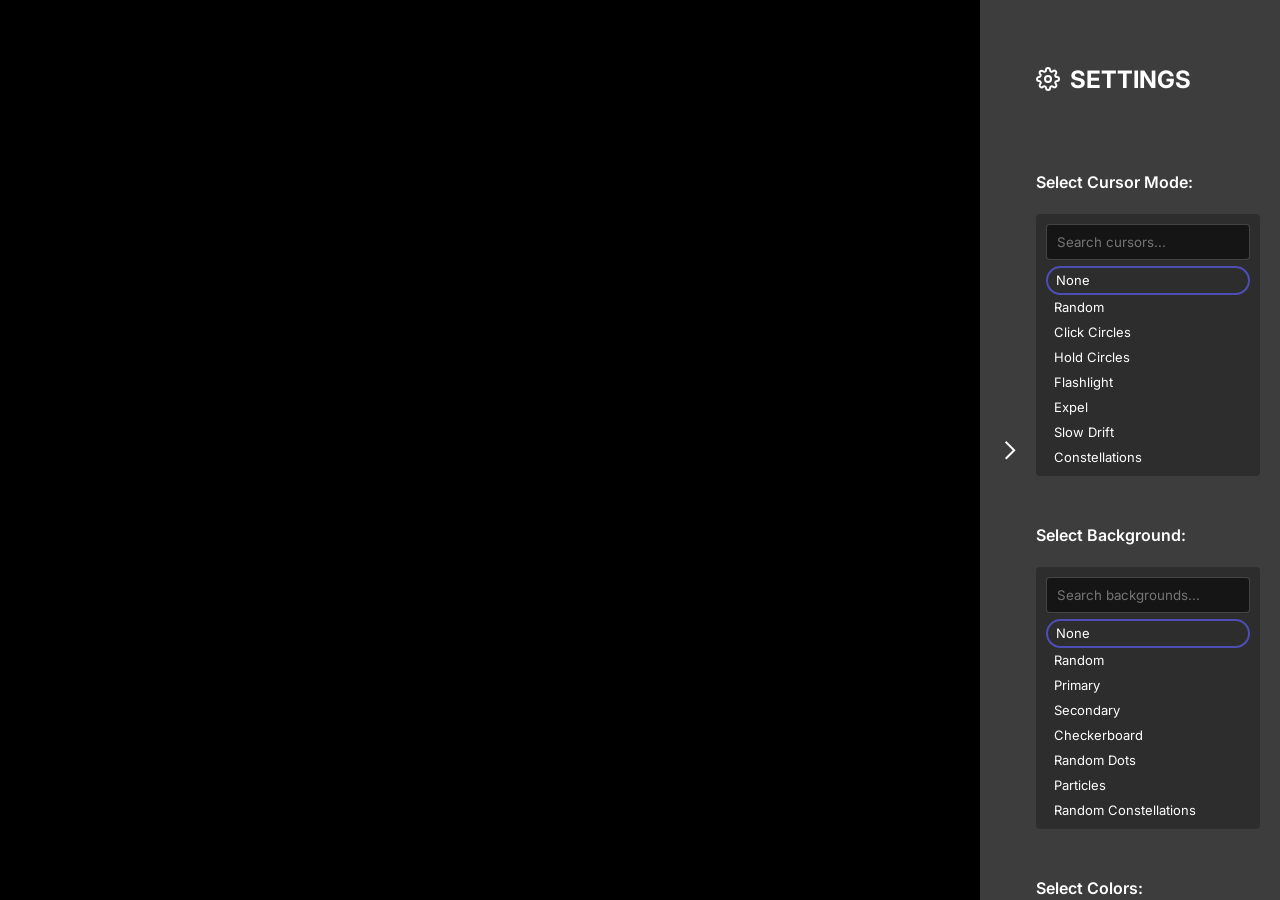
<file: index.html>
<!DOCTYPE html>
<html lang="en">
<head>
    <meta charset="UTF-8">
    <meta name="viewport" content="width=device-width, initial-scale=1.0">
    <title>Infinite Background Generator</title>
    <link rel="stylesheet" href="style.css">
</head>
<body>
    <canvas id="whiteboard"></canvas>
    <div id="side-panel">
        <div id="arrow"></div>
        <div id="inner">
            <span id="title">
                <svg
                id="settings" 
                xmlns="http://w3.org" 
                width="24" 
                height="24" 
                viewBox="0 0 24 24" 
                fill="none" 
                stroke="currentColor" 
                stroke-width="2" 
                stroke-linecap="round" 
                stroke-linejoin="round"
                >
                <circle cx="12" cy="12" r="3"></circle>
                <path d="M19.4 15a1.65 1.65 0 0 0 .33 1.82l.06.06a2 2 0 0 1 0 2.83 2 2 0 0 1-2.83 0l-.06-.06a1.65 1.65 0 0 0-1.82-.33 1.65 1.65 0 0 0-1 1.51V21a2 2 0 0 1-2 2 2 2 0 0 1-2-2v-.09A1.65 1.65 0 0 0 9 19.4a1.65 1.65 0 0 0-1.82.33l-.06.06a2 2 0 0 1-2.83 0 2 2 0 0 1 0-2.83l.06-.06a1.65 1.65 0 0 0 .33-1.82 1.65 1.65 0 0 0-1.51-1H3a2 2 0 0 1-2-2 2 2 0 0 1 2-2h.09A1.65 1.65 0 0 0 4.6 9a1.65 1.65 0 0 0-.33-1.82l-.06-.06a2 2 0 0 1 0-2.83 2 2 0 0 1 2.83 0l.06.06a1.65 1.65 0 0 0 1.82.33H9a1.65 1.65 0 0 0 1-1.51V3a2 2 0 0 1 2-2 2 2 0 0 1 2 2v.09a1.65 1.65 0 0 0 1 1.51 1.65 1.65 0 0 0 1.82-.33l.06-.06a2 2 0 0 1 2.83 0 2 2 0 0 1 0 2.83l-.06.06a1.65 1.65 0 0 0-.33 1.82V9a1.65 1.65 0 0 0 1.51 1H21a2 2 0 0 1 2 2 2 2 0 0 1-2 2h-.09a1.65 1.65 0 0 0-1.51 1z"></path>
                </svg>
                <h2 id="settings">SETTINGS</h2>
            </span>
            <label class="main-header">Select Cursor Mode:</label>

            <div id="cursor-radios" class="radio-group">
                <input type="search" id="cursor-search" placeholder="Search cursors...">
                <div class="selections">
                    <label class="radio-option">
                        <input type="radio" name="cursor" value="none"> None
                    </label>
                    <label class="radio-option">
                        <input type="radio" name="cursor" value="random"> Random
                    </label>
                    <label class="radio-option">
                        <input type="radio" name="cursor" value="click-dots"> Click Circles
                    </label>
                    <label class="radio-option">
                        <input type="radio" name="cursor" value="hold-dots"> Hold Circles
                    </label>
                    <label class="radio-option">
                        <input type="radio" name="cursor" value="flashlight"> Flashlight
                    </label>
                    <label class="radio-option">
                        <input type="radio" name="cursor" value="expel"> Expel
                    </label>
                    <label class="radio-option">
                        <input type="radio" name="cursor" value="slow-drift"> Slow Drift
                    </label>
                    <label class="radio-option">
                        <input type="radio" name="cursor" value="constellations"> Constellations
                    </label>
                </div>
            </div>

            
            <label class="main-header">Select Background:</label>
            
            <div id="background-radios" class="radio-group">
                <input type="search" id="background-search" placeholder="Search backgrounds...">
                <div class="selections">
                    <label class="radio-option">
                        <input type="radio" name="background" value="none"> None
                    </label>
                    <label class="radio-option">
                        <input type="radio" name="background" value="random"> Random
                    </label>
                    <label class="radio-option">
                        <input type="radio" name="background" value="primary"> Primary
                    </label>
                    <label class="radio-option">
                        <input type="radio" name="background" value="secondary"> Secondary
                    </label>
                    <label class="radio-option">
                        <input type="radio" name="background" value="checkerboard"> Checkerboard
                    </label>
                    <label class="radio-option">
                        <input type="radio" name="background" value="random-dots"> Random Dots
                    </label>
                    <label class="radio-option">
                        <input type="radio" name="background" value="particles"> Particles
                    </label>
                    <label class="radio-option">
                        <input type="radio" name="background" value="random-constellations"> Random Constellations
                    </label>
                    <label class="radio-option">
                        <input type="radio" name="background" value="shimmering-stars"> Shimmering Stars
                    </label>
                    <label class="radio-option">
                        <input type="radio" name="background" value="particle-collisions"> Sticky Particle Collisions
                    </label>
                    <label class="radio-option">
                        <input type="radio" name="background" value="bfs-islands"> BFS Islands
                    </label>
                    <label class="radio-option">
                        <input type="radio" name="background" value="cave-carving"> Cave Carving
                    </label>
                    <label class="radio-option">
                        <input type="radio" name="background" value="perlin-noise"> Perlin Noise
                    </label>
                    <label class="radio-option">
                        <input type="radio" name="background" value="map"> Map
                    </label>
                    <label class="radio-option">
                        <input type="radio" name="background" value="bridson"> Bridson's Algorithm
                    </label>
                    <label class="radio-option">
                        <input type="radio" name="background" value="mandelbrot"> Mandelbrot Fractal
                    </label>
                    <label class="radio-option">
                        <input type="radio" name="background" value="conways"> Conways Game of Life
                    </label>
                    <label class="radio-option">
                        <input type="radio" name="background" value="maze">Perfect Maze
                    </label>
                </div>
            </div>

            <label class="main-header">Select Colors:</label>
            <div id="colors">
                <div class="color-option">
                    <label for="primary-color">Primary</label>
                    <input type="color" id="primary-color" name="primary-color" value="#2F00FF">
                </div>
                <div class="color-option">
                    <label for="secondary-color">Secondary</label>
                    <input type="color" id="secondary-color" name="secondary-color" value="#ffffff">
                </div>
                <div class="color-option">
                    <label for="background-color">Background</label>
                    <input type="color" id="background-color" name="background-color" value="#000000">
                </div>
            </div>
        </div>
    </div>
    <script type="module" src="./scripts/main.js"></script>
    <script type="module" src="./scripts/input.js"></script>
    <script type="module" src="./scripts/search.js"></script>
</body>
</html>
</file>
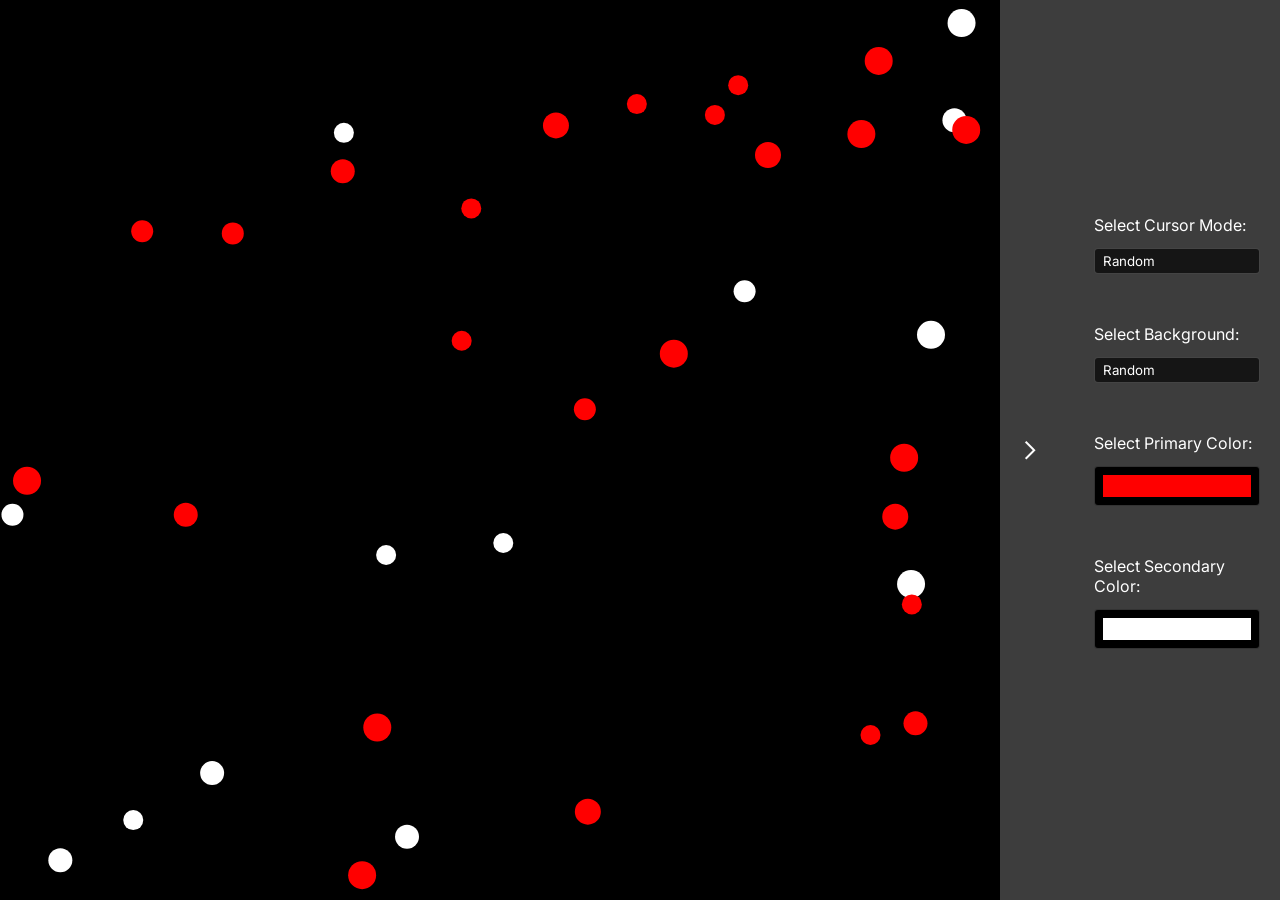
<file: w1/index.html>
<!DOCTYPE html>
<html lang="en">
<head>
    <meta charset="UTF-8">
    <meta name="viewport" content="width=device-width, initial-scale=1.0">
    <title>Infinite Background Generator</title>
    <link rel="stylesheet" href="style.css">
</head>
<body>
    <canvas id="whiteboard"></canvas>
    <div id="side-panel">
        <div id="arrow"></div>
        <div id="inner">
            <label for="cursor">Select Cursor Mode:</label>
            <select name="cursor" id="cursor">
                <option value="random">Random</option>
                <option value="none">None</option>
                <option value="click-dots">Click Circles</option>
                <option value="hold-dots">Hold Circles</option>
                <option value="flashlight">Flashlight</option>
            </select>
            <label for="background">Select Background:</label>
            <select name="background" id="background">
                <option value="random">Random</option>
                <option value="black">black</option>
                <option value="white">white</option>
                <option value="primary">Primary</option>
                <option value="secondary">Secondary</option>
                <option value="checkerboard">Checkerboard</option>
                <option value="random-dots">Random Dots</option>
                <option value="particles">Particles</option>
            </select>

            <label for="primary-color">Select Primary Color:</label>
            <input type="color" id="primary-color" name="primary-color" value="#ff0000">
                
            <label for="secondary-color">Select Secondary Color:</label>
            <input type="color" id="secondary-color" name="secondary-color" value="#ffffff">
        </div>
    </div>
    <script type="module" src="./scripts/main.js"></script>
    <script type="module" src="./scripts/input.js"></script>
</body>
</html>
</file>
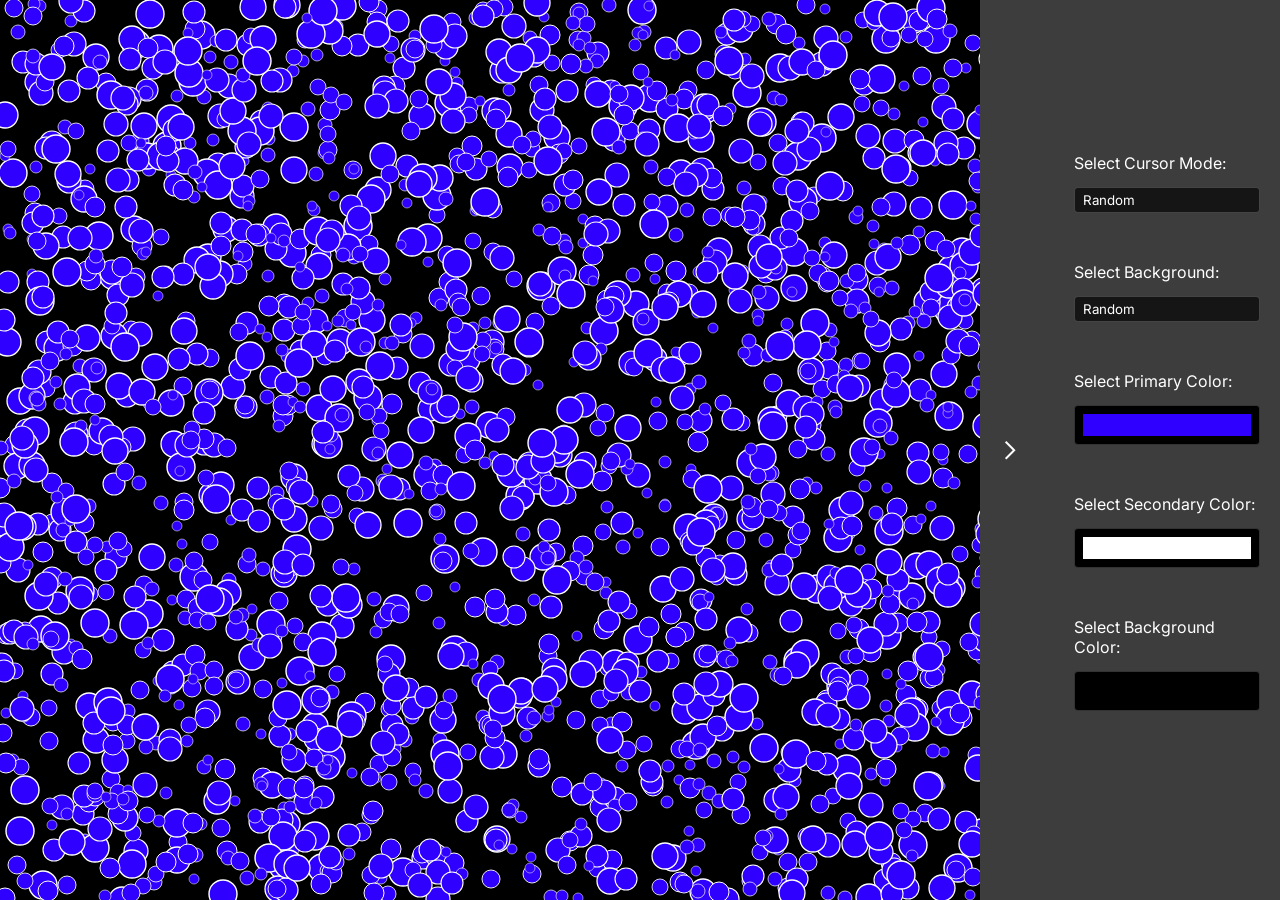
<file: versions/w2/index.html>
<!DOCTYPE html>
<html lang="en">
<head>
    <meta charset="UTF-8">
    <meta name="viewport" content="width=device-width, initial-scale=1.0">
    <title>Infinite Background Generator</title>
    <link rel="stylesheet" href="style.css">
</head>
<body>
    <canvas id="whiteboard"></canvas>
    <div id="side-panel">
        <div id="arrow"></div>
        <div id="inner">
            <label for="cursor">Select Cursor Mode:</label>
            <select name="cursor" id="cursor">
                <option value="random">Random</option>
                <option value="none">None</option>
                <option value="click-dots">Click Circles</option>
                <option value="hold-dots">Hold Circles</option>
                <option value="flashlight">Flashlight</option>
                <option value="expel">Expel</option>
                <option value="slow-drift">Slow Drift</option>
                <option value="constellations">Constellations</option>
            </select>
            <label for="background">Select Background:</label>
            <select name="background" id="background">
                <option value="random">Random</option>
                <option value="none">None</option>
                <option value="primary">Primary</option>
                <option value="secondary">Secondary</option>
                <option value="checkerboard">Checkerboard</option>
                <option value="random-dots">Random Dots</option>
                <option value="particles">Particles</option>
                <option value="random-constellations">Random Constellations</option>
                <option value="shimmering-stars">Shimmering Stars</option>
                <option value="particle-collisions">Sticky Particle Collisions</option>
            </select>

            <label for="primary-color">Select Primary Color:</label>
            <input type="color" id="primary-color" name="primary-color" value="#2F00FF">
                
            <label for="secondary-color">Select Secondary Color:</label>
            <input type="color" id="secondary-color" name="secondary-color" value="#ffffff">

            <label for="background-color">Select Background Color:</label>
            <input type="color" id="background-color" name="background-color" value="#000000">
        </div>
    </div>
    <script type="module" src="./scripts/main.js"></script>
    <script type="module" src="./scripts/input.js"></script>
</body>
</html>
</file>
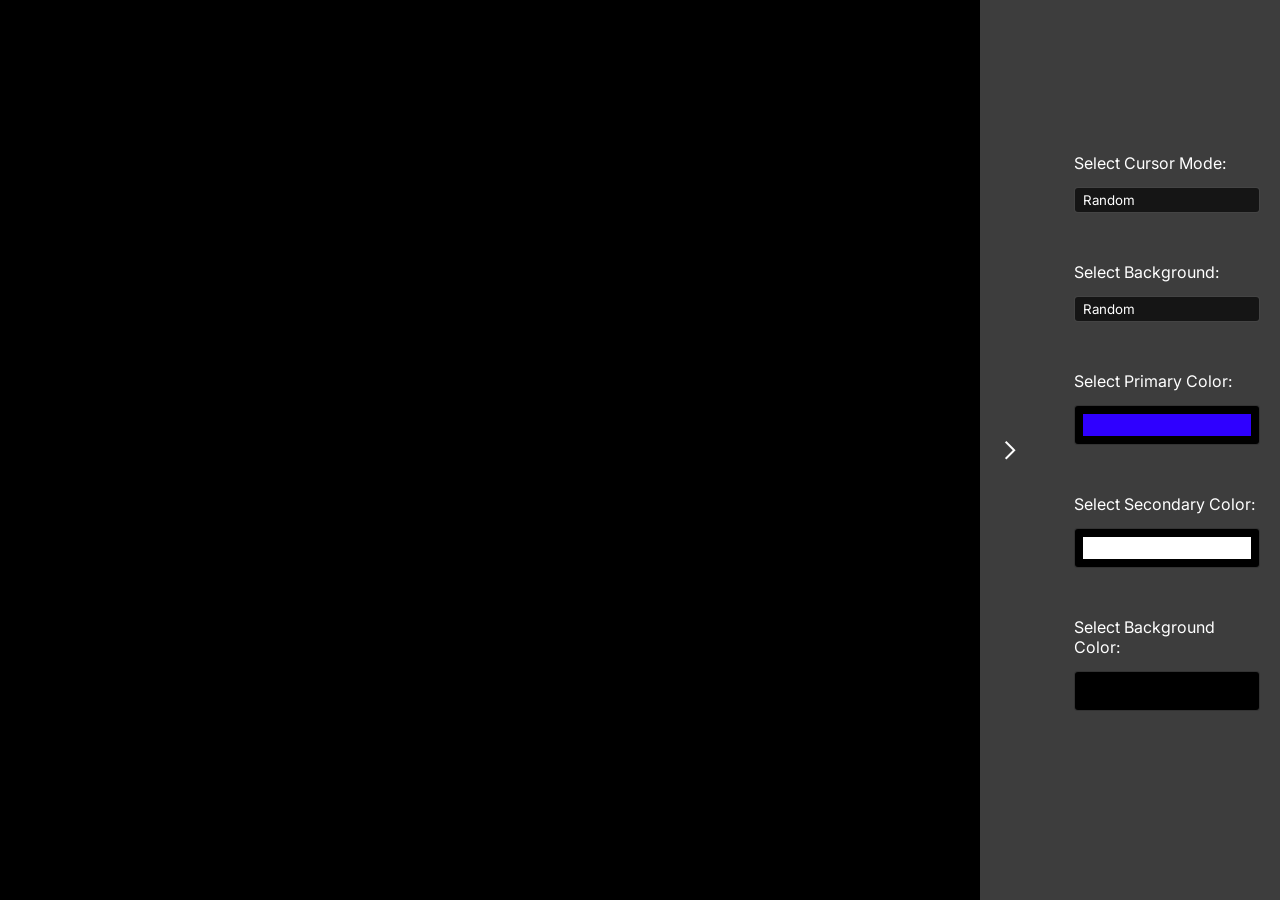
<file: versions/w3/index.html>
<!DOCTYPE html>
<html lang="en">
<head>
    <meta charset="UTF-8">
    <meta name="viewport" content="width=device-width, initial-scale=1.0">
    <title>Infinite Background Generator</title>
    <link rel="stylesheet" href="style.css">
</head>
<body>
    <canvas id="whiteboard"></canvas>
    <div id="side-panel">
        <div id="arrow"></div>
        <div id="inner">
            <label for="cursor">Select Cursor Mode:</label>
            <select name="cursor" id="cursor">
                <option value="random">Random</option>
                <option value="none">None</option>
                <option value="click-dots">Click Circles</option>
                <option value="hold-dots">Hold Circles</option>
                <option value="flashlight">Flashlight</option>
                <option value="expel">Expel</option>
                <option value="slow-drift">Slow Drift</option>
                <option value="constellations">Constellations</option>
            </select>
            <label for="background">Select Background:</label>
            <select name="background" id="background">
                <option value="random">Random</option>
                <option value="none">None</option>
                <option value="primary">Primary</option>
                <option value="secondary">Secondary</option>
                <option value="checkerboard">Checkerboard</option>
                <option value="random-dots">Random Dots</option>
                <option value="particles">Particles</option>
                <option value="random-constellations">Random Constellations</option>
                <option value="shimmering-stars">Shimmering Stars</option>
                <option value="particle-collisions">Sticky Particle Collisions</option>
                <option value="bfs-islands">BFS Islands</option>
                <option value="cave-carving">Cave Carving</option>
                <option value="perlin-noise">Perlin Noise</option>
                <option value="map">Map</option>
            </select>

            <label for="primary-color">Select Primary Color:</label>
            <input type="color" id="primary-color" name="primary-color" value="#2F00FF">
                
            <label for="secondary-color">Select Secondary Color:</label>
            <input type="color" id="secondary-color" name="secondary-color" value="#ffffff">

            <label for="background-color">Select Background Color:</label>
            <input type="color" id="background-color" name="background-color" value="#000000">
        </div>
    </div>
    <script type="module" src="./scripts/main.js"></script>
    <script type="module" src="./scripts/input.js"></script>
</body>
</html>
</file>
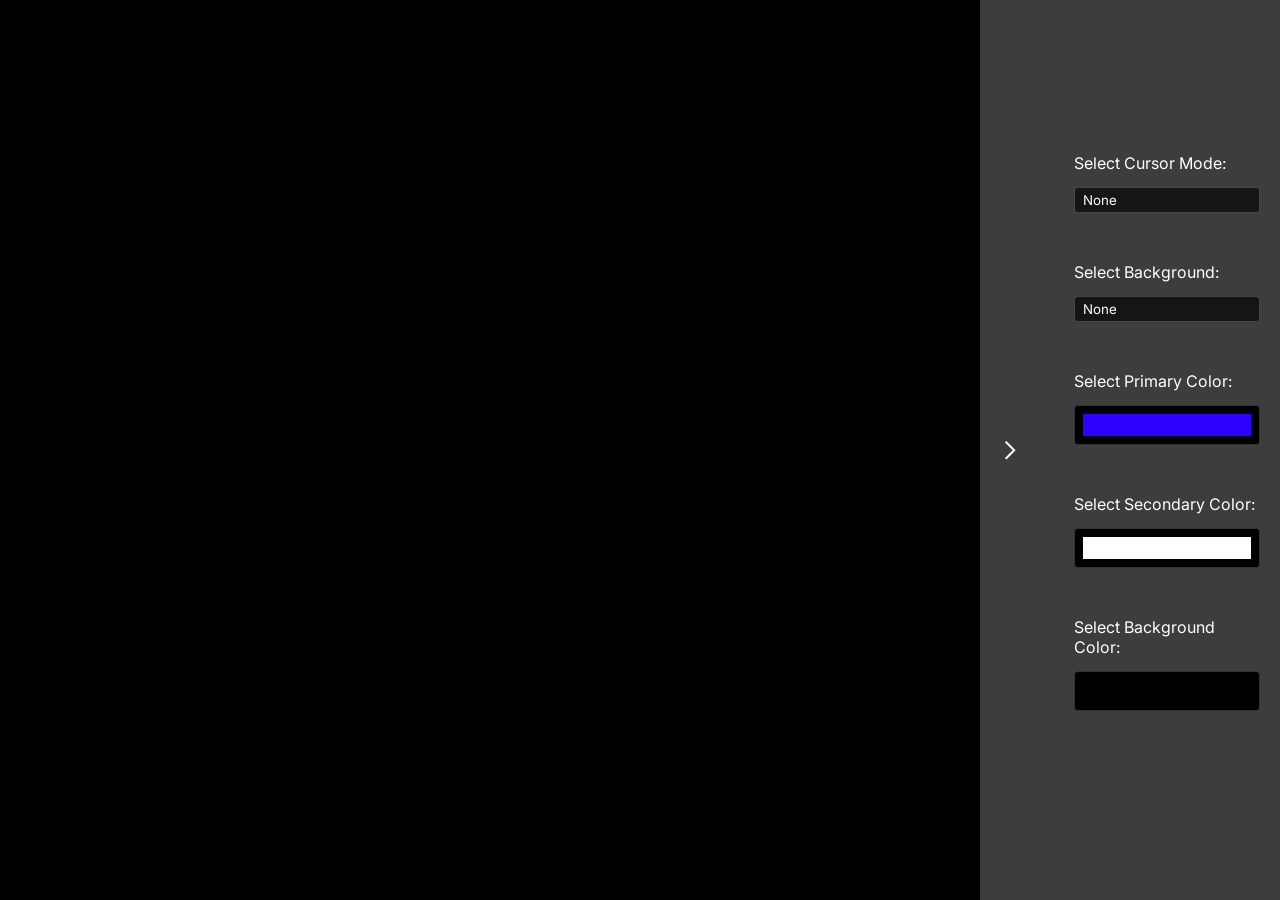
<file: versions/w4/index.html>
<!DOCTYPE html>
<html lang="en">
<head>
    <meta charset="UTF-8">
    <meta name="viewport" content="width=device-width, initial-scale=1.0">
    <title>Infinite Background Generator</title>
    <link rel="stylesheet" href="style.css">
</head>
<body>
    <canvas id="whiteboard"></canvas>
    <div id="side-panel">
        <div id="arrow"></div>
        <div id="inner">
            <label for="cursor">Select Cursor Mode:</label>
            <select name="cursor" id="cursor">
                <option value="none">None</option>
                <option value="random">Random</option>
                <option value="click-dots">Click Circles</option>
                <option value="hold-dots">Hold Circles</option>
                <option value="flashlight">Flashlight</option>
                <option value="expel">Expel</option>
                <option value="slow-drift">Slow Drift</option>
                <option value="constellations">Constellations</option>
            </select>
            <label for="background">Select Background:</label>
            <select name="background" id="background">
                <option value="none">None</option>
                <option value="random">Random</option>
                <option value="primary">Primary</option>
                <option value="secondary">Secondary</option>
                <option value="checkerboard">Checkerboard</option>
                <option value="random-dots">Random Dots</option>
                <option value="particles">Particles</option>
                <option value="random-constellations">Random Constellations</option>
                <option value="shimmering-stars">Shimmering Stars</option>
                <option value="particle-collisions">Sticky Particle Collisions</option>
                <option value="bfs-islands">BFS Islands</option>
                <option value="cave-carving">Cave Carving</option>
                <option value="perlin-noise">Perlin Noise</option>
                <option value="map">Map</option>
                <option value="bridcident">Bridcident Algorithm</option>
                <option value="bridson">Bridson's Algorithm</option>
                <option value="mandelbrot">Mandelbrot Fractal</option>
            </select>

            <label for="primary-color">Select Primary Color:</label>
            <input type="color" id="primary-color" name="primary-color" value="#2F00FF">
                
            <label for="secondary-color">Select Secondary Color:</label>
            <input type="color" id="secondary-color" name="secondary-color" value="#ffffff">

            <label for="background-color">Select Background Color:</label>
            <input type="color" id="background-color" name="background-color" value="#000000">
        </div>
    </div>
    <script type="module" src="./scripts/main.js"></script>
    <script type="module" src="./scripts/input.js"></script>
</body>
</html>
</file>
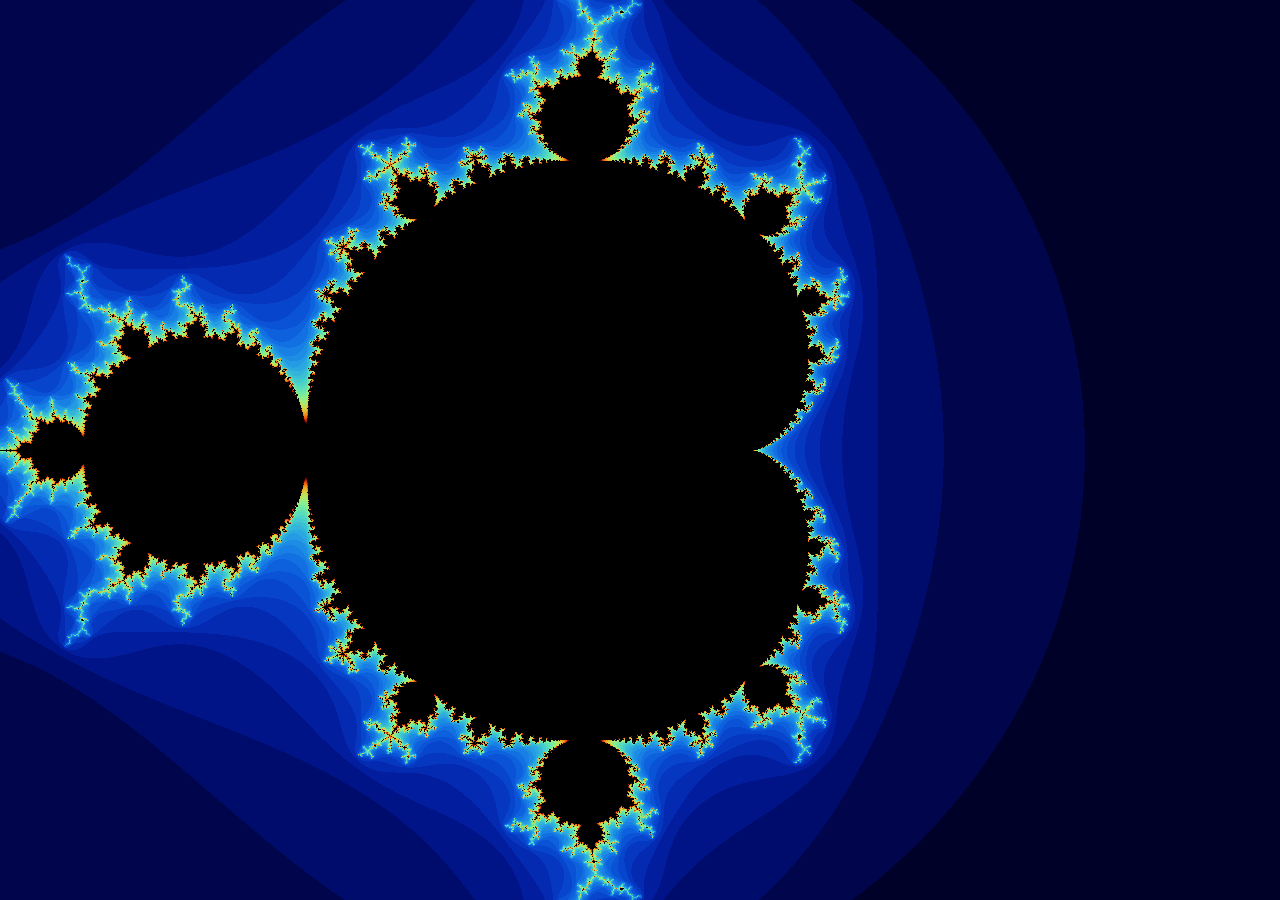
<file: scripts/algorithms/test.html>
<!DOCTYPE html>

<html>
    <header>
        <meta name="viewport" content="width=device-width, initial-scale=1.0">
        <meta charset="UTF-8">
        <title>Perlin Noise</title>
        <style>
            body {
                display: flex;
                justify-content: center;
                align-items: center;
                overflow: hidden;
            }
            canvas {
                position: fixed;
                top: 0;
                left: 0;
                width: 100vw;
                height: 100vh;
            }
        </style>
    </header>
    <body>
        <canvas id="whiteboard"></canvas>
        <!-- <script type="module" src="./perlin.js"></script> -->
        <!-- <script type="module" src="./poissonDiskSampling.js"></script> -->
        <script type="module" src="./mandelbrot.js"></script>
    </body>
</html>
</file>
<file: style.css>
@import url('https://fonts.googleapis.com/css2?family=Inter:ital,opsz,wght@0,14..32,100..900;1,14..32,100..900&display=swap');

body {
    overscroll-behavior: none;
}

#whiteboard {
    position: absolute;
    background-color: rgb(0, 0, 0);
    width: 100%;
    height: 100%;
    top: 0;
    left: 0;
}

#side-panel {
    position: fixed;
    top: 0;
    right: 0;
    background-color: rgb(61, 61, 61);
    width: 300px;
    height: 100dvh;
    font-family: 'Inter', Arial, sans-serif;
    color: white;
    z-index: 1;
    display: flex;
    flex-direction: row;
    gap: 1vw;
    align-items: center;
    transition: all 0.3s ease;
    padding-left: 10px;
    padding-right: 0px;
    overflow-y: auto;
    overflow-x: hidden;
    box-sizing: border-box;
}

#arrow {
    position: relative;
    min-width: 1vw;
    aspect-ratio: 1 / 1;
    border-bottom: 2px solid white;
    border-left: 2px solid white;
    margin: 10px 10px;
    box-sizing: border-box;
    transform: rotateY(180deg) rotateX(180deg) rotate(45deg);
    transition: transform 0.3s ease, border-width 0.1s ease;
}

#arrow::after {
    content: '';
    position: absolute;
    inset: -12px;
}

#side-panel.out {
    transform: translateX(calc(100% - 50px));

    & #arrow {
        transform: rotate(45deg);
    }
}

#arrow:hover {
    border-width: 3px;
    cursor: pointer;
}

#inner {
    /* position: absolute;
    top: 0; */

    display: flex;
    flex-direction: column;
    gap: 1.5vh;
    width: 100%;
    min-width: 0;
    min-height: 0;
    max-height: 100%;
    overflow-y: auto;
    padding-right: 20px;
    scrollbar-width: thin; 
    scrollbar-color: #ffffff #010101; 
}

#inner select {
    font-family: 'Inter', Arial, sans-serif;
    color: white;
    background-color: rgba(21, 21, 21, 1);
    border: 1px solid rgba(255, 255, 255, 0.200);
    border-radius: 4px;
    padding: 4px 8px;
    margin-bottom: 4vh;
    outline: none;
    appearance: none;
    box-sizing: border-box;
    cursor: pointer;
    transition: all 0.3s ease;
    &:hover {
        border-color: rgba(255, 255, 255, 0.400);
    }
}

span#title {
    display: flex;
    align-items: center;
    gap: 10px;
    margin: 5vh 0;
    
}

.main-header {
    font-size: 16px;
    font-weight: 600;
    margin-bottom: 8px;
}

.radio-group {
    display: flex;
    flex-direction: column;
    gap: 6px;
    margin-bottom: 4vh;
}

.radio-group * {
    user-select: none;
}

#inner .radio-option {
    display: flex;
    align-items: center;
    gap: 8px;
    font-size: 13px;
    cursor: pointer;
}

#inner input[type="radio"] {
    width: 15px;
    height: 15px;
    margin: 5px 0;
    accent-color: #765cff;
    cursor: pointer;
    appearance: none;
    width: 0;
}
input[type="search"]::-webkit-search-cancel-button:hover {
    cursor: pointer;
}
#inner .radio-option:has(input[type="radio"]:checked) {
    border: 2px solid rgb(77, 77, 179);
    border-radius: 40000px;
}

#inner .radio-options {
    box-sizing: border-box;
}

#inner input[type="search"] {
    width: 100%;
    height: 36px;
    font-family: 'Inter', Arial, sans-serif;
    color: white;
    background-color: rgba(21, 21, 21, 1);
    border: 1px solid rgba(255, 255, 255, 0.200);
    border-radius: 4px;
    padding: 8px 10px;
    outline: none;
    appearance: none;
    box-sizing: border-box;
    transition: all 0.3s ease;

    &:hover,
    &:focus {
        border-color: rgba(255, 255, 255, 0.400);
    }
}

#colors {
    display: flex;
    flex-direction: column;
    gap: 12px;
    margin-bottom: 4vh;
}

.color-option {
    display: flex;
    align-items: center;
    justify-content: space-between;
}

#inner input[type="color"] {
    width: 40px;
    height: 40px;
    padding: 3px;
    background-color: transparent;
    border: 1px solid rgba(255, 255, 255, 0.200);
    border-radius: 50%;
    outline: none;
    appearance: none;
    box-sizing: border-box;
    cursor: pointer;
    transition: all 0.3s ease;

    &:hover {
        border-color: rgba(255, 255, 255, 0.400);
    }
}

#inner input[type="color"]::-webkit-color-swatch-wrapper {
    padding: 0;
}

#inner input[type="color"]::-webkit-color-swatch {
    border-radius: 50%;
    border: none;
}

#inner input[type="color"]::-moz-color-swatch {
    border-radius: 50%;
    border: none;
}

div.radio-group {
    background-color: rgb(45, 45, 45);
    padding: 10px;
    border-radius: 4px;
}

div.radio-group div.selections {
    width: 100%;
    max-height: 200px;
    overflow-y: auto;
    scrollbar-width: thin; 
    scrollbar-color: #ffffff #010101; 
}

#loading-background {
    /* display: none; */
    position: fixed;
    top: 0;
    left: 0;
    width: 100%;
    height: 100%;
    background-color: rgba(0, 0, 0, 0.8);
    z-index: 9999;
}
</file>
<file: w1/style.css>
@import url('https://fonts.googleapis.com/css2?family=Inter:ital,opsz,wght@0,14..32,100..900;1,14..32,100..900&display=swap');

#whiteboard {
    position: absolute;
    background-color: black;
    width: 100%;
    height: 100%;
    top: 0;
    left: 0;
}

#side-panel {
    position: fixed;
    top: 0;
    right: 0;
    background-color: rgb(61, 61, 61);
    width: 250px;
    height: 100%;
    font-family: 'Inter', Arial, sans-serif;
    color: white;
    /*box-shadow: -2px 0 5px rgba(0,0,0,0.1);*/
    z-index: 1;
    display: flex;
    flex-direction: row;
    gap: 4vw;
    align-items: center;
    transition: all 0.3s ease;
    padding-left: 10px;
    padding-right: 20px;
    overflow-y: auto;
}

#arrow {
    min-width: 1vw;
    aspect-ratio: 1 / 1;
    border-bottom: 2px solid white;
    border-left: 2px solid white;
    margin: 10px 10px;
    box-sizing: border-box;
    transform: rotateY(180deg) rotateX(180deg) rotate(45deg);
    transition: transform 0.3s ease, border-width 0.1s ease;
}
#side-panel.out {
    transform: translateX(calc(100% - 50px)); 
    & #arrow {
        transform: rotate(45deg);
    }
}

#arrow:hover {
    border-width: 3px;
    cursor: pointer;
}

#inner {
    display: flex;
    flex-direction: column;
    gap: 1.5vh;
}

#inner select {
    font-family: 'Inter', Arial, sans-serif;
    color: white;
    background-color: rgba(21, 21, 21, 1);
    border: 1px solid rgba(255, 255, 255, 0.200);
    border-radius: 4px;
    padding: 4px 8px;
    margin-bottom: 4vh;
    outline: none;
    appearance: none;
    box-sizing: border-box;
    cursor: pointer;
    transition: all 0.3s ease;
    &:hover {
        border-color: rgba(255, 255, 255, 0.400);
    }
}

input[type="color"]::-webkit-color-swatch-wrapper {
  padding: 0;
}
input[type="color"]::-webkit-color-swatch {
  border: none;
}
input[type="color"]::-moz-color-swatch {
  border: none;
}

#inner input {
    width: 100%;
    height: 40px;
    font-family: 'Inter', Arial, sans-serif;
    color: white;
    background-color: rgba(0, 0, 0, 1);
    border: 1px solid rgba(255, 255, 255, 0.200);
    border-radius: 4px;
    padding: 8px 8px;
    margin-bottom: 4vh;
    outline: none;
    appearance: none;
    box-sizing: border-box;
    cursor: pointer;
    transition: all 0.3s ease;
    &:hover {
        border-color: rgba(255, 255, 255, 0.400);
    }
}
</file>
<file: versions/w2/style.css>
@import url('https://fonts.googleapis.com/css2?family=Inter:ital,opsz,wght@0,14..32,100..900;1,14..32,100..900&display=swap');

body {
    overscroll-behavior: none;
}

#whiteboard {
    position: absolute;
    background-color: rgb(0, 0, 0);
    width: 100%;
    height: 100%;
    top: 0;
    left: 0;
}

#side-panel {
    position: fixed;
    top: 0;
    right: 0;
    background-color: rgb(61, 61, 61);
    width: 300px;
    height: 100%;
    font-family: 'Inter', Arial, sans-serif;
    color: white;
    /*box-shadow: -2px 0 5px rgba(0,0,0,0.1);*/
    z-index: 1;
    display: flex;
    flex-direction: row;
    gap: 4vw;
    align-items: center;
    transition: all 0.3s ease;
    padding-left: 10px;
    padding-right: 20px;
    overflow-y: auto;
    overflow-x: hidden;

    box-sizing: border-box;
}

#arrow {
    min-width: 1vw;
    aspect-ratio: 1 / 1;
    border-bottom: 2px solid white;
    border-left: 2px solid white;
    margin: 10px 10px;
    box-sizing: border-box;
    transform: rotateY(180deg) rotateX(180deg) rotate(45deg);
    transition: transform 0.3s ease, border-width 0.1s ease;
}
#side-panel.out {
    transform: translateX(calc(100% - 50px)); 
    & #arrow {
        transform: rotate(45deg);
    }
}

#arrow:hover {
    border-width: 3px;
    cursor: pointer;
}

#inner {
    display: flex;
    flex-direction: column;
    gap: 1.5vh;
}

#inner select {
    font-family: 'Inter', Arial, sans-serif;
    color: white;
    background-color: rgba(21, 21, 21, 1);
    border: 1px solid rgba(255, 255, 255, 0.200);
    border-radius: 4px;
    padding: 4px 8px;
    margin-bottom: 4vh;
    outline: none;
    appearance: none;
    box-sizing: border-box;
    cursor: pointer;
    transition: all 0.3s ease;
    &:hover {
        border-color: rgba(255, 255, 255, 0.400);
    }
}

input[type="color"]::-webkit-color-swatch-wrapper {
  padding: 0;
}
input[type="color"]::-webkit-color-swatch {
  border: none;
}
input[type="color"]::-moz-color-swatch {
  border: none;
}

#inner input {
    width: 100%;
    height: 40px;
    font-family: 'Inter', Arial, sans-serif;
    color: white;
    background-color: rgba(0, 0, 0, 1);
    border: 1px solid rgba(255, 255, 255, 0.200);
    border-radius: 4px;
    padding: 8px 8px;
    margin-bottom: 4vh;
    outline: none;
    appearance: none;
    box-sizing: border-box;
    cursor: pointer;
    transition: all 0.3s ease;
    &:hover {
        border-color: rgba(255, 255, 255, 0.400);
    }
}
</file>
<file: versions/w3/style.css>
@import url('https://fonts.googleapis.com/css2?family=Inter:ital,opsz,wght@0,14..32,100..900;1,14..32,100..900&display=swap');

body {
    overscroll-behavior: none;
}

#whiteboard {
    position: absolute;
    background-color: rgb(0, 0, 0);
    width: 100%;
    height: 100%;
    top: 0;
    left: 0;
}

#side-panel {
    position: fixed;
    top: 0;
    right: 0;
    background-color: rgb(61, 61, 61);
    width: 300px;
    height: 100%;
    font-family: 'Inter', Arial, sans-serif;
    color: white;
    /*box-shadow: -2px 0 5px rgba(0,0,0,0.1);*/
    z-index: 1;
    display: flex;
    flex-direction: row;
    gap: 4vw;
    align-items: center;
    transition: all 0.3s ease;
    padding-left: 10px;
    padding-right: 20px;
    overflow-y: auto;
    overflow-x: hidden;

    box-sizing: border-box;
}

#arrow {
    min-width: 1vw;
    aspect-ratio: 1 / 1;
    border-bottom: 2px solid white;
    border-left: 2px solid white;
    margin: 10px 10px;
    box-sizing: border-box;
    transform: rotateY(180deg) rotateX(180deg) rotate(45deg);
    transition: transform 0.3s ease, border-width 0.1s ease;
}
#side-panel.out {
    transform: translateX(calc(100% - 50px)); 
    & #arrow {
        transform: rotate(45deg);
    }
}

#arrow:hover {
    border-width: 3px;
    cursor: pointer;
}

#inner {
    display: flex;
    flex-direction: column;
    gap: 1.5vh;
}

#inner select {
    font-family: 'Inter', Arial, sans-serif;
    color: white;
    background-color: rgba(21, 21, 21, 1);
    border: 1px solid rgba(255, 255, 255, 0.200);
    border-radius: 4px;
    padding: 4px 8px;
    margin-bottom: 4vh;
    outline: none;
    appearance: none;
    box-sizing: border-box;
    cursor: pointer;
    transition: all 0.3s ease;
    &:hover {
        border-color: rgba(255, 255, 255, 0.400);
    }
}

input[type="color"]::-webkit-color-swatch-wrapper {
  padding: 0;
}
input[type="color"]::-webkit-color-swatch {
  border: none;
}
input[type="color"]::-moz-color-swatch {
  border: none;
}

#inner input {
    width: 100%;
    height: 40px;
    font-family: 'Inter', Arial, sans-serif;
    color: white;
    background-color: rgba(0, 0, 0, 1);
    border: 1px solid rgba(255, 255, 255, 0.200);
    border-radius: 4px;
    padding: 8px 8px;
    margin-bottom: 4vh;
    outline: none;
    appearance: none;
    box-sizing: border-box;
    cursor: pointer;
    transition: all 0.3s ease;
    &:hover {
        border-color: rgba(255, 255, 255, 0.400);
    }
}
</file>
<file: versions/w4/style.css>
@import url('https://fonts.googleapis.com/css2?family=Inter:ital,opsz,wght@0,14..32,100..900;1,14..32,100..900&display=swap');

body {
    overscroll-behavior: none;
}

#whiteboard {
    position: absolute;
    background-color: rgb(0, 0, 0);
    width: 100%;
    height: 100%;
    top: 0;
    left: 0;
}

#side-panel {
    position: fixed;
    top: 0;
    right: 0;
    background-color: rgb(61, 61, 61);
    width: 300px;
    height: 100%;
    font-family: 'Inter', Arial, sans-serif;
    color: white;
    /*box-shadow: -2px 0 5px rgba(0,0,0,0.1);*/
    z-index: 1;
    display: flex;
    flex-direction: row;
    gap: 4vw;
    align-items: center;
    transition: all 0.3s ease;
    padding-left: 10px;
    padding-right: 20px;
    overflow-y: auto;
    overflow-x: hidden;

    box-sizing: border-box;
}

#arrow {
    min-width: 1vw;
    aspect-ratio: 1 / 1;
    border-bottom: 2px solid white;
    border-left: 2px solid white;
    margin: 10px 10px;
    box-sizing: border-box;
    transform: rotateY(180deg) rotateX(180deg) rotate(45deg);
    transition: transform 0.3s ease, border-width 0.1s ease;
}
#side-panel.out {
    transform: translateX(calc(100% - 50px)); 
    & #arrow {
        transform: rotate(45deg);
    }
}

#arrow:hover {
    border-width: 3px;
    cursor: pointer;
}

#inner {
    display: flex;
    flex-direction: column;
    gap: 1.5vh;
}

#inner select {
    font-family: 'Inter', Arial, sans-serif;
    color: white;
    background-color: rgba(21, 21, 21, 1);
    border: 1px solid rgba(255, 255, 255, 0.200);
    border-radius: 4px;
    padding: 4px 8px;
    margin-bottom: 4vh;
    outline: none;
    appearance: none;
    box-sizing: border-box;
    cursor: pointer;
    transition: all 0.3s ease;
    &:hover {
        border-color: rgba(255, 255, 255, 0.400);
    }
}

input[type="color"]::-webkit-color-swatch-wrapper {
  padding: 0;
}
input[type="color"]::-webkit-color-swatch {
  border: none;
}
input[type="color"]::-moz-color-swatch {
  border: none;
}

#inner input {
    width: 100%;
    height: 40px;
    font-family: 'Inter', Arial, sans-serif;
    color: white;
    background-color: rgba(0, 0, 0, 1);
    border: 1px solid rgba(255, 255, 255, 0.200);
    border-radius: 4px;
    padding: 8px 8px;
    margin-bottom: 4vh;
    outline: none;
    appearance: none;
    box-sizing: border-box;
    cursor: pointer;
    transition: all 0.3s ease;
    &:hover {
        border-color: rgba(255, 255, 255, 0.400);
    }
}
</file>
